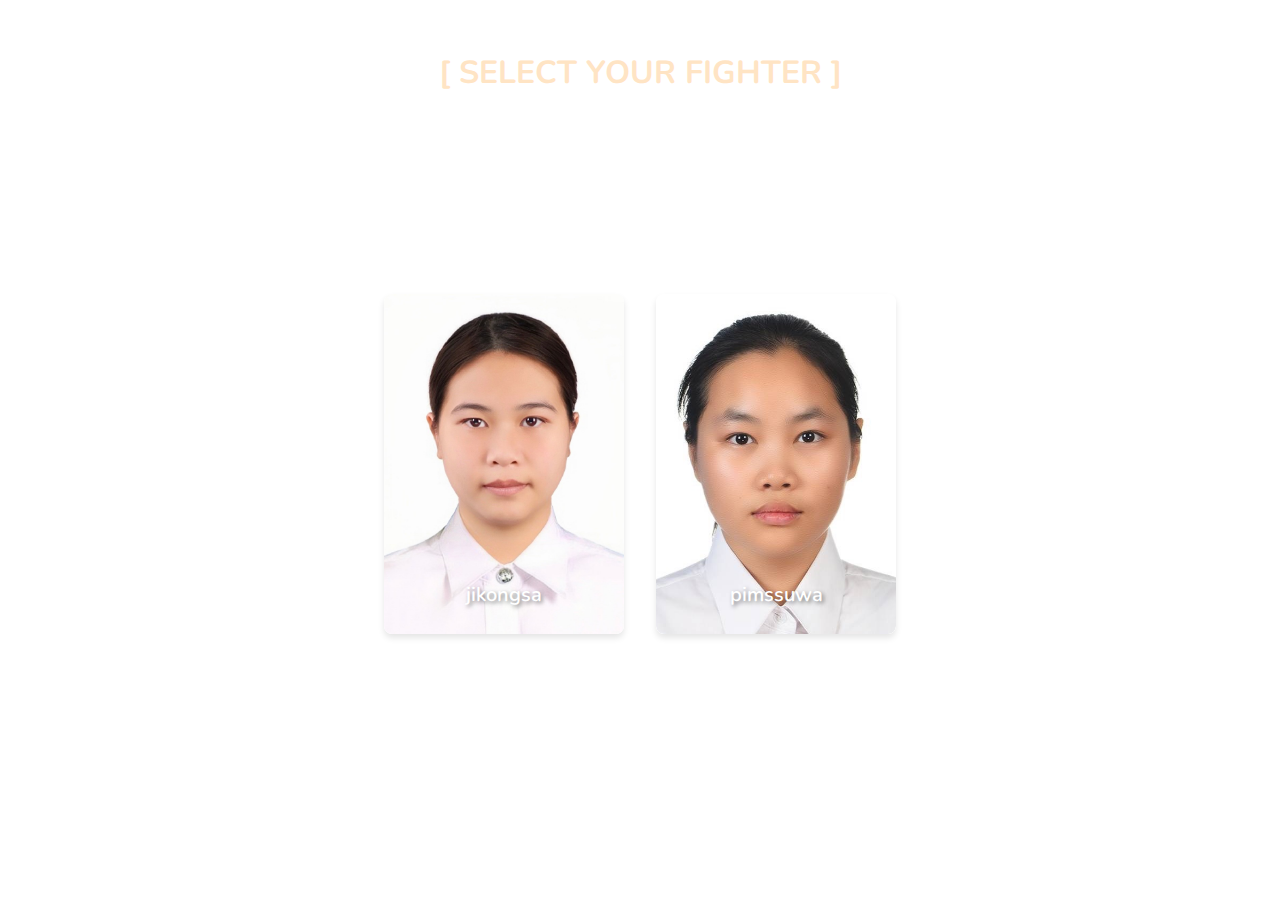
<file: index.html>
<!DOCTYPE html>
<html lang="en">
<head>
    <meta charset="UTF-8">
    <meta name="viewport" content="width=device-width, initial-scale=1.0">
    <title>Home | Portfolio</title>
    <link rel="preconnect" href="https://fonts.googleapis.com">
    <link rel="preconnect" href="https://fonts.gstatic.com" crossorigin>
    <link href="https://fonts.googleapis.com/css2?family=JetBrains+Mono:ital,wght@0,100..800;1,100..800&family=Nunito:ital,wght@0,200..1000;1,200..1000&display=swap" rel="stylesheet">
    <link rel="stylesheet" href="css/styles.css">
</head>
<body>
    <h1>[ SELECT YOUR FIGHTER ]</h1>
    <section id="home" class="home-section">
        <div class="card-container">
            <div class="card" onclick="location.href='cv_punchi.html'">
                <img src="img/S__8003599.jpg" alt="Profile 1">
                <h2>jikongsa</h2>
            </div>
    
            <div class="card" onclick="location.href='cv_plai.html'">
                <img src="img/S__8003607.jpg" alt="Profile 2">
                <h2>pimssuwa</h2>
            </div>
        </div>
    </section>
</body>
</html>
</file>
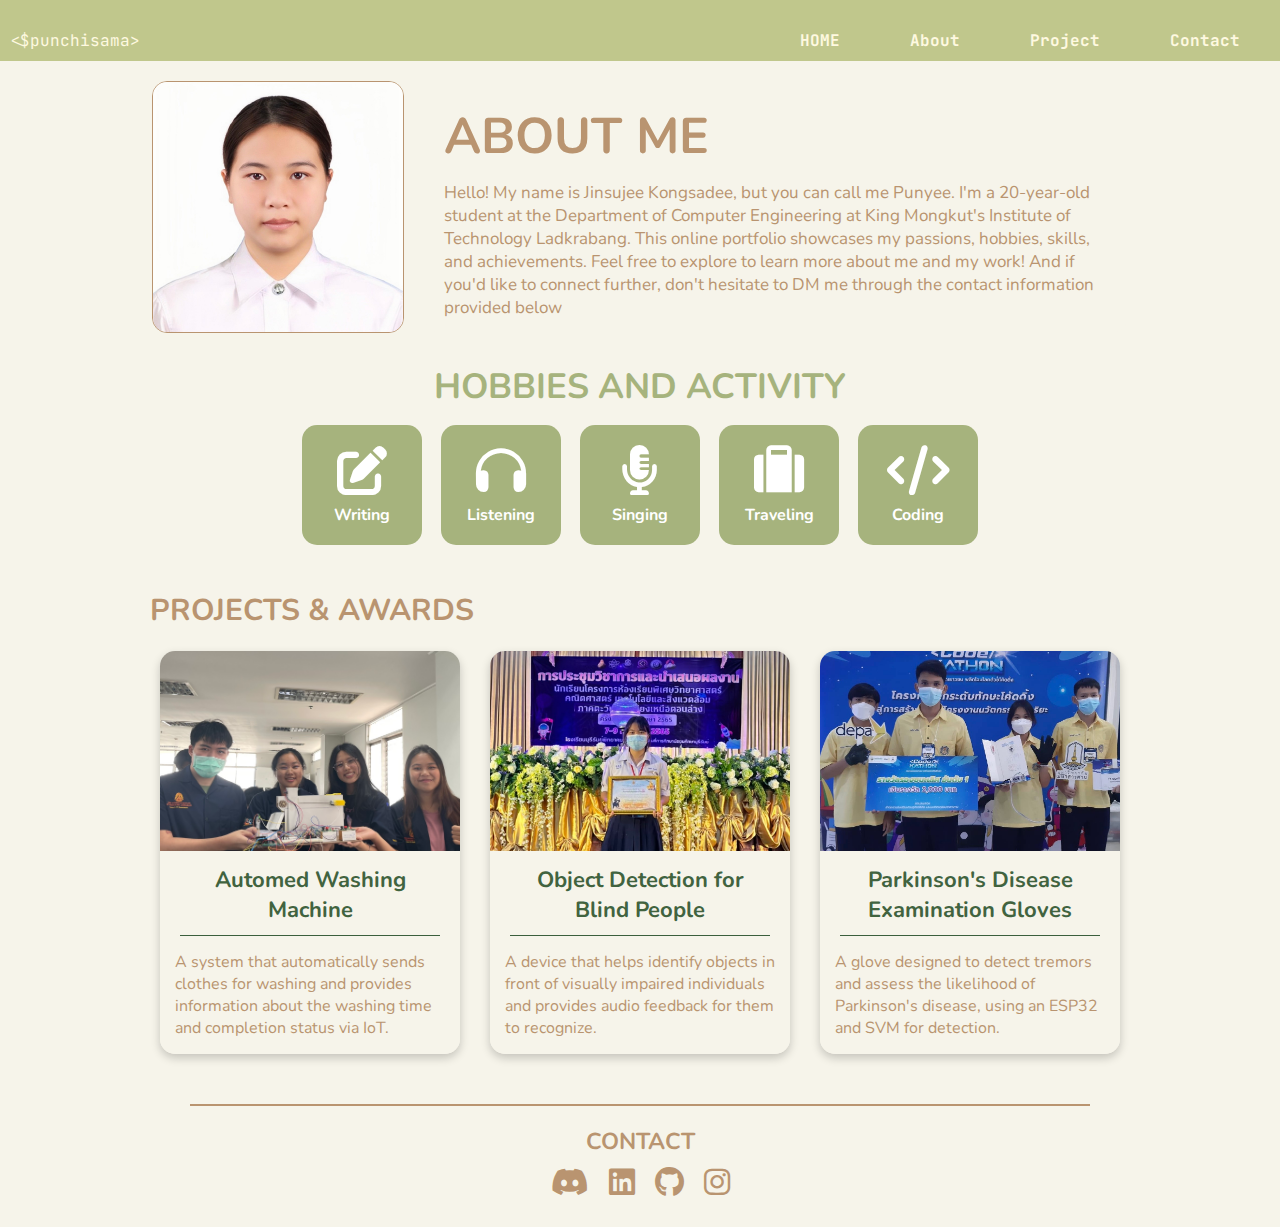
<file: cv_punchi.html>
<!DOCTYPE html>
<html lang="en">

<head>
    <meta charset="UTF-8">
    <meta name="viewport" content="width=device-width, initial-scale=1.0">
    <title>Puchisama Portfolio</title>
    <link rel="preconnect" href="https://fonts.googleapis.com">
    <link rel="preconnect" href="https://fonts.gstatic.com" crossorigin>
    <link
        href="https://fonts.googleapis.com/css2?family=JetBrains+Mono:ital,wght@0,100..800;1,100..800&family=Nunito:ital,wght@0,200..1000;1,200..1000&display=swap"
        rel="stylesheet">

    <link rel="stylesheet" href="css/style_punchi.css">
    <link href="https://cdnjs.cloudflare.com/ajax/libs/font-awesome/6.0.0-beta3/css/all.min.css" rel="stylesheet">

</head>
<nav></nav>

<body>
    <nav>
        <div class="logo">
            <$punchisama>
        </div>
        <ul>
            <li class="li-nav"><a class="nav-text" onclick="location.href='/index.html'">HOME</a></li>
            <li class="li-nav"><a class="nav-text" href="#about">About</a></li>
            <li class="li-nav"><a class="nav-text" href="#projects">Project</a></li>
            <li class="li-nav"><a class="nav-text" href="#contact">Contact</a></li>
        </ul>
    </nav>

    <div id="about" class="profile">
        <img src="img/S__8003599.jpg" alt="Profile Image">
        <div class="per-info">
            <h1 class="section-title">ABOUT ME</h1>
            <p>Hello! My name is Jinsujee Kongsadee, but you can call me Punyee. I'm a 20-year-old student at the
                Department of Computer Engineering at King Mongkut's Institute of Technology Ladkrabang. This online
                portfolio showcases my passions, hobbies, skills, and achievements. Feel free to explore to learn more
                about me and my work! And if you'd like to connect further, don't hesitate to DM me through the contact
                information provided below</p>
        </div>
    </div>

    <h1 class="h-title">HOBBIES AND ACTIVITY</h1>
    <div class="hobby">
        <div class="h-box">
            <i class="fa-solid fa-pen-to-square"></i>
            <p>Writing</p>
        </div>
        <div class="h-box">
            <i class="fa-solid fa-headphones"></i>
            <p>Listening</p>
        </div>
        <div class="h-box">
            <i class="fa-solid fa-microphone-lines"></i>
            <p>Singing</p>
        </div>
        <div class="h-box">
            <i class="fa-solid fa-suitcase"></i>
            <p>Traveling</p>
        </div>
        <div class="h-box">
            <i class="fa-solid fa-code"></i>
            <p>Coding</p>
        </div>
    </div>

    <h1 id="projects" class="s-title">PROJECTS & AWARDS</h1>
    <div class="projects-box">
        <div class="project">
            <img src="img/S__8003602.jpg" alt="Project 1">
            <h2>Automed Washing Machine</h2>
            <p>A system that automatically sends clothes for washing and provides information about the washing time and completion status via IoT.</p>
        </div>
        <div class="project">
            <img src="img/S__8003604.jpg" alt="Project 2">
            <h2>Object Detection for Blind People</h2>
            <p>A device that helps identify objects in front of visually impaired individuals and provides audio feedback for them to recognize.</p>
        </div>
        <div class="project">
            <img src="img/S__8003606.jpg" alt="Project 3">
            <h2>Parkinson's Disease Examination Gloves</h2>
            <p>A glove designed to detect tremors and assess the likelihood of Parkinson's disease, using an ESP32 and SVM for detection.</p>
        </div>
    </div>

    <h1 id="contact" class="c-title">CONTACT</h1>
    <div class="contact">
        <a href="https://discord.com/users/punchisam9" target="_blank">
            <i class="fa-brands fa-discord"></i>
        </a>
        <a href="https://www.linkedin.com/in/jinsujee-kongsadee-09ab84294/">
            <i class="fa-brands fa-linkedin"></i>
        </a>
        <a href="https://github.com/17punchisama" target="_blank">
            <i class="fa-brands fa-github"></i>
        </a>
        <a href="https://www.instagram.com/punchisama" target="_blank">
            <i class="fa-brands fa-instagram"></i>
        </a>
    </div>
</body>

</html>
</file>
<file: css/style_punchi.css>
* {
    background-color: #f6f4ea;
    margin: 0;
}

nav {
    font-family: "JetBrains Mono", monospace;
    display: flex;
    justify-content: space-between;
    align-items: center;
    padding: 10px;
    background-color: #c0c78c;
    color: #fef9e0;
    position: sticky; 
    top: 0;  
    z-index: 1000;  
}


ul {
    list-style: none;
    display: flex;
    margin: 0;
    padding: 0;
}

.li-nav {
    border-left: 40px solid #c0c78c;
    border-right: 30px solid #c0c78c;
    display: flex;
}


a {
    color: #fef9e0;
    text-decoration: none;
    background-color: transparent; 
    border: none;  
    outline: none;  
}

a:focus, a:hover {
    color: #3b5f3d;
    outline: none; 
}


.logo {
    background-color: transparent; 
    border: none; 
    outline: none;  
}

.nav-text {

    font-weight: bold;
    background-color: #c0c78c;  

}

.profile {
    display: flex;
    flex-direction: row;
    justify-content: center;
    align-items: center;
    margin-top: 20px;
    font-family: 'Nunito';
    color: #b99470;

}

.profile img {
    height: 250px;
    border-radius: 15px;
    margin-right: 20px;
    display: flex;
    justify-items: center;
    border: 1px solid #b99470;
}

.per-info {
    width: 55%;
    height: 250px;
    border-radius: 15px;
    margin-top: 0;

}

.section-title {
    padding-top: 20px;
    padding-left: 20px;
    font-size: 50px;
    font-weight: bolder;
    margin-bottom: 10px;
}
.per-info p {
    padding-right: 20px;
    padding-left: 20px;
    font-size: 17px;
}

.fa-solid {
    font-size: 50px;
    color: #fff;
    background-color: #a6b37d;

}

.h-title {
    color: #a6b37d;
    font-size: 35px;
    font-family: 'Nunito';
    text-align: center;
    margin-top: 30px;
}

.hobby {
    margin-top: 10px;
    font-family: 'Nunito';
    font-weight: bold;
    color: #fff;
    display: flex;
    justify-content: center;
    gap: 9px;
}

.h-box {
    display: flex;
    flex-direction: column;
    justify-content: center;
    align-items: center;
    background-color: #a6b37d;
    border-radius: 15px;
    width: 120px;
    height: 120px;
    margin: 5px;
    transition: transform 0.3s ease-in-out; 
}

.h-box:hover {
    transform: scale(1.2); 
}

.h-box p {
    background-color: #a6b37d;
    padding-top: 9px;
    font-size: 16px;
}


.s-title {
    font-family: 'Nunito';
    font-weight: bolder;
    position: relative;
    text-align: left;
    margin-top: 40px;
    margin-left: 150px;
    font-size: 30px;
    color: #b99470;
}

.skills-box {
    display: flex; 
    flex-direction: row;  
    justify-content: center; 
    align-items: flex-start; 
    gap: 40px; 
}

.skills {
    font-family: 'Nunito';
    display: flex;
    flex-direction: column; 
    width: 250px; 
}

.skills h3 {

    font-size: 24px;
    color: #a6b37d;
    border-bottom: 2px solid #a6b37d;
    padding-bottom: 5px;
}

.skills ul {
    display: flex;           
    flex-direction: column; 
}

.skills li {
    color: #b99470;
    padding: 3px;
    display: block; 
}

.skills-box img {
    width: 500px;
    height: auto;
    border-radius: 5px;
    object-fit: cover;
}

.skills li {
    color: #b99470;
    padding: 3px;
    display: block;
    position: relative; 
    padding-left: 15px; 
}

.skills li::before {
    content: ""; 
    position: absolute;
    left: 0;
    top: 50%;
    transform: translateY(-50%);
    width: 5px; 
    height: 5px; 
    border-radius: 50%;
    background-color: #b99470; 
}



.projects-box {
    display: flex;
    flex-wrap: wrap; 
    justify-content: center;
    gap: 30px;
    margin-top: 20px;
}

.project {
    width: 300px;
    background-color: #ffffff;
    border-radius: 15px;
    overflow: hidden; 
    box-shadow: 0px 4px 10px rgba(0, 0, 0, 0.2);
    background-color: #f6f4ea;
    transition: transform 0.3s ease-in-out; 
}

.project:hover {
    transform: scale(1.1); 
    box-shadow: 0px 8px 20px rgba(0, 0, 0, 0.3); 
}

.project img {
    width: 100%;
    height: 200px;
    object-fit: cover;
}

.project h2 {
    font-size: 22px;
    color: #41633f;
    padding: 10px;
    background-color: #f6f4ea;
    margin: 0;
    text-align: center;
    font-family: "Nunito";
    border-bottom: 1px solid #3b5f3d;
    max-width: 80%; 
    margin-left: auto; 
    margin-right: auto;  
}

.project p {
    padding: 15px;
    color: #b99470;
    font-size: 16px;
    font-family: 'Nunito';
}

.contact {
    display: flex;
    justify-content: center;
    gap: 20px;
    margin-top: 10px;
    margin-bottom: 30px;
}

.contact i {
    font-size: 30px;
    color: #b99470;
    transition: transform 0.3s ease-in-out;
}

.contact i:hover {
    transform: scale(1.2); 
    color: #976d44;
}

.c-title {
    color: #b99470;
    font-size: 23px;
    font-family: 'Nunito';
    text-align: center;
    margin-top: 50px;
    border-top: 2px solid #b99470; 
    padding-top: 20px;  
    width: 100%;  
    max-width: 900px; 
    margin-left: auto; 
    margin-right: auto;  
}

html {
    scroll-behavior: smooth;
}
</file>
<file: css/styles.css>
body {
    margin: 0;
    padding: 0;
    height: 100vh;
    background: url('https://cdnb.artstation.com/p/assets/images/images/015/677/407/original/bogdan-mb0sco-school-class-class-animated.gif?1549221195') no-repeat center center fixed;
    background-size: cover;
    animation: gradientAnimation 10s ease infinite;
    font-family: "Nunito";
}

@keyframes gradientAnimation {
    0% {
        background-position: 0% 50%;
    }
    50% {
        background-position: 100% 50%;
    }
    100% {
        background-position: 0% 50%;
    }
}

h1 {
    color: bisque;
    text-align: center;
    margin-bottom: -80px; 
    padding-top: 30px;
}

.home-section {
    height: 100%;
    display: flex;
    justify-content: center;
    align-items: center;
    flex-direction: column;
    z-index: 10;
    margin-top: 0; 
}


.card-container {
    display: flex;
    gap: 2rem;
}
.card {
    background: rgba(255, 255, 255, 0.7);
    border-radius: 8px;
    padding: 20px;
    width: 200px;
    height: 300px;
    text-align: center;
    box-shadow: 0 4px 6px rgba(0, 0, 0, 0.1);
    transition: transform 0.3s ease-in-out;
    cursor: pointer;
    overflow: hidden; 
    position: relative; 
}

.card img {
    position: absolute;
    top: 0;
    left: 0;
    width: 100%;
    height: 100%;
    object-fit: cover;
    border-radius: 8px;
}

.card h2 {
    position: absolute;
    bottom: 10px;
    left: 50%;
    transform: translateX(-50%);
    font-size: 20px;
    font-weight: 600;
    color: #fff;
    text-shadow: 2px 2px 4px rgba(0, 0, 0, 0.5);
}

.card:hover {
    transform: scale(1.05);
}

.card:hover h2 {
    color: #000;
}


.card-container .card {
    position: relative;
    overflow: hidden;
    transition: transform 0.3s ease;
}

.card-container .card:hover {
    transform: scale(1.05);
    box-shadow: 0 10px 15px rgba(0, 0, 0, 0.2);
}
</file>
